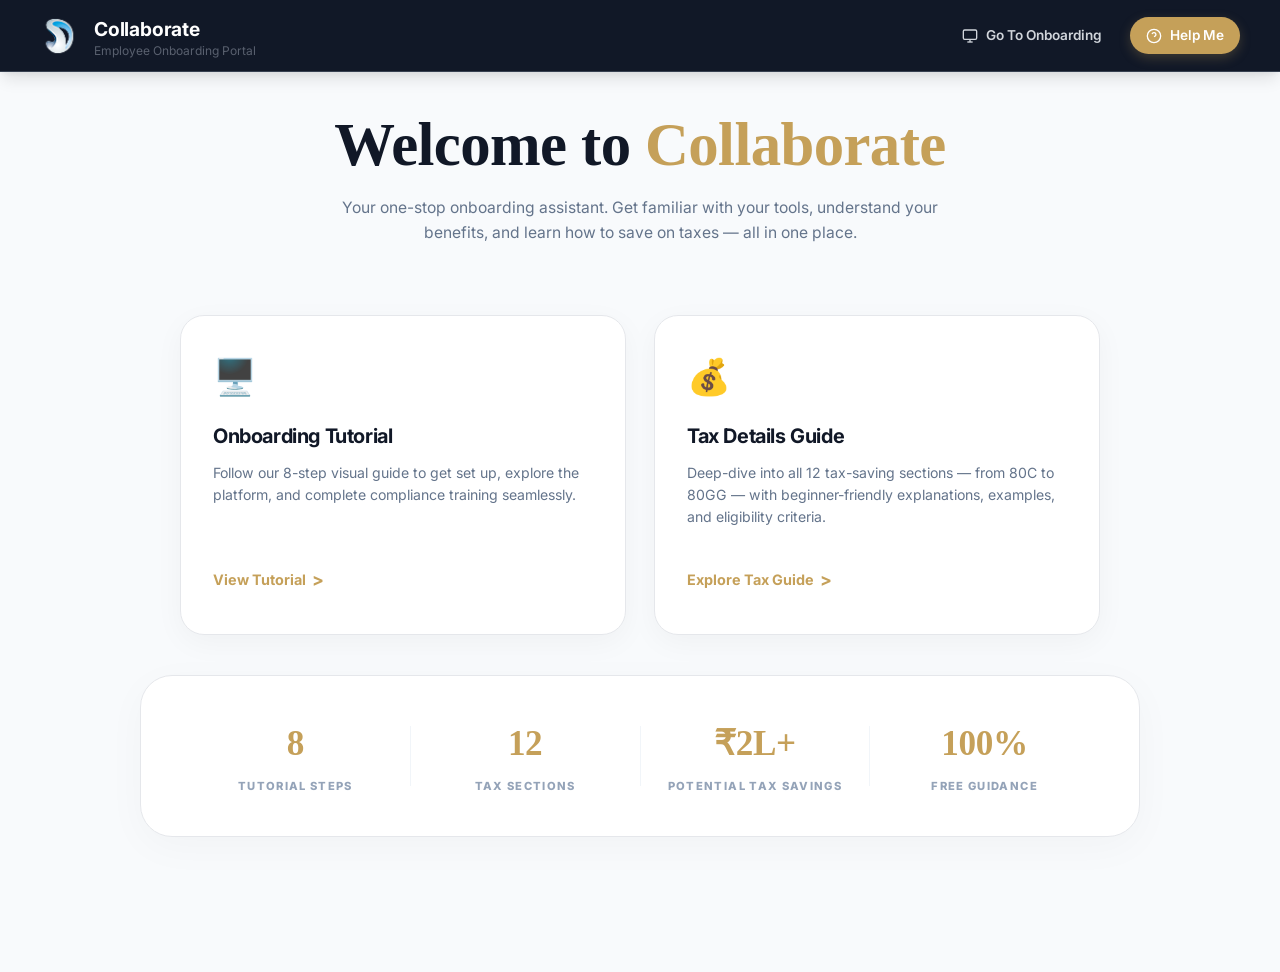
<file: index.html>
<!DOCTYPE html>
<html lang="en">
<head>
  <meta charset="UTF-8" />
  <meta name="viewport" content="width=device-width, initial-scale=1.0" />
  <title>Collaborate – Employee Onboarding Portal</title>
  <meta name="description" content="Your complete HR onboarding assistant. Access onboarding tutorials and tax-saving information all in one professional portal." />
  <link rel="preconnect" href="https://fonts.googleapis.com" />
  <link href="https://fonts.googleapis.com/css2?family=Inter:wght@300;400;500;600;700;800&display=swap" rel="stylesheet" />
  <link rel="stylesheet" href="style.css" />
</head>
<body>

  <!-- ── NAVBAR ──────────────────────────────────────────── -->
  <header class="navbar" id="navbar" role="banner">
    <div class="nav-brand" id="nav-brand">
      <img src="logoicon.png" alt="Collaborate Logo" style="width: 38px; height: 38px; object-fit: contain; border-radius: 10px;" id="nav-logo" />
      <div class="nav-brand-text">
        <span class="nav-title" id="nav-title">Collaborate</span>
        <span class="nav-sub" id="nav-sub">Employee Onboarding Portal</span>
      </div>
    </div>

    <nav class="nav-links" id="nav-links" aria-label="Primary navigation">
      <button class="nav-btn nav-btn--ghost" id="btn-home" aria-label="Go to Home">
        <svg width="16" height="16" fill="none" stroke="currentColor" stroke-width="2" viewBox="0 0 24 24" aria-hidden="true"><path d="M3 9l9-7 9 7v11a2 2 0 01-2 2H5a2 2 0 01-2-2z"/><polyline points="9 22 9 12 15 12 15 22"/></svg>
        Home
      </button>
      <button class="nav-btn nav-btn--ghost" id="btn-tutorial-nav" aria-label="Open Onboarding Tutorial">
        <svg width="16" height="16" fill="none" stroke="currentColor" stroke-width="2" viewBox="0 0 24 24" aria-hidden="true"><rect x="2" y="3" width="20" height="14" rx="2"/><line x1="8" y1="21" x2="16" y2="21"/><line x1="12" y1="17" x2="12" y2="21"/></svg>
        Tutorial
      </button>
      <button class="nav-btn nav-btn--ghost" id="btn-tax-nav" aria-label="Open Tax Details">
        <svg width="16" height="16" fill="none" stroke="currentColor" stroke-width="2" viewBox="0 0 24 24" aria-hidden="true"><path d="M14 2H6a2 2 0 00-2 2v16a2 2 0 002 2h12a2 2 0 002-2V8z"/><polyline points="14 2 14 8 20 8"/><line x1="16" y1="13" x2="8" y2="13"/><line x1="16" y1="17" x2="8" y2="17"/><polyline points="10 9 9 9 8 9"/></svg>
        Tax Guide
      </button>
      <!-- Contextual Action Buttons -->
      <button class="nav-btn nav-btn--ghost" id="btn-go-onboarding" aria-label="Go to Onboarding Tutorial">
        <svg width="16" height="16" fill="none" stroke="currentColor" stroke-width="2" viewBox="0 0 24 24" aria-hidden="true"><rect x="2" y="3" width="20" height="14" rx="2"/><line x1="8" y1="21" x2="16" y2="21"/><line x1="12" y1="17" x2="12" y2="21"/></svg>
        Go To Onboarding
      </button>

      <button class="nav-btn nav-btn--primary" id="btn-help" aria-haspopup="true" aria-expanded="false" aria-controls="help-modal">
        <svg width="16" height="16" fill="none" stroke="currentColor" stroke-width="2" viewBox="0 0 24 24" aria-hidden="true"><circle cx="12" cy="12" r="10"/><path d="M9.09 9a3 3 0 015.83 1c0 2-3 3-3 3"/><line x1="12" y1="17" x2="12.01" y2="17"/></svg>
        Help Me
      </button>
    </nav>

    <button class="mobile-menu-btn" id="mobile-menu-btn" aria-label="Open mobile menu" aria-haspopup="true">
      <span></span><span></span><span></span>
    </button>
  </header>

  <!-- ── HELP MODAL ─────────────────────────────────────── -->
  <div class="modal-overlay" id="help-modal" role="dialog" aria-modal="true" aria-labelledby="modal-title" hidden>
    <div class="modal-panel" id="modal-panel" role="document">
      <div class="modal-header">
        <div class="modal-icon" aria-hidden="true">
          <svg width="22" height="22" fill="none" stroke="currentColor" stroke-width="2.5" viewBox="0 0 24 24"><circle cx="12" cy="12" r="10"/><path d="M9.09 9a3 3 0 015.83 1c0 2-3 3-3 3"/><line x1="12" y1="17" x2="12.01" y2="17"/></svg>
        </div>
        <div>
          <h2 id="modal-title" class="modal-title">How Can We Help?</h2>
          <p class="modal-subtitle">Choose a topic to explore</p>
        </div>
        <button class="modal-close" id="modal-close" aria-label="Close help menu">
          <svg width="20" height="20" fill="none" stroke="currentColor" stroke-width="2.5" viewBox="0 0 24 24"><line x1="18" y1="6" x2="6" y2="18"/><line x1="6" y1="6" x2="18" y2="18"/></svg>
        </button>
      </div>

      <div class="modal-options">
        <button class="modal-option-card" id="modal-btn-tutorial" aria-label="Open Onboarding Tutorial">
          <div class="option-icon option-icon--blue" aria-hidden="true">🖥️</div>
          <div class="option-text">
            <h3>Onboarding Tutorial</h3>
            <p>Step-by-step visual guide through your first days at Collaborate</p>
          </div>
          <svg class="option-arrow" width="20" height="20" fill="none" stroke="currentColor" stroke-width="2.5" viewBox="0 0 24 24" aria-hidden="true"><polyline points="9 18 15 12 9 6"/></svg>
        </button>

        <button class="modal-option-card" id="modal-btn-tax" aria-label="Open Tax Details">
          <div class="option-icon option-icon--green" aria-hidden="true">📋</div>
          <div class="option-text">
            <h3>Tax Details Guide</h3>
            <p>Understand all tax-saving sections: 80C, 80D, 80E, 80GG and more</p>
          </div>
          <svg class="option-arrow" width="20" height="20" fill="none" stroke="currentColor" stroke-width="2.5" viewBox="0 0 24 24" aria-hidden="true"><polyline points="9 18 15 12 9 6"/></svg>
        </button>

        <button class="modal-option-card" id="modal-btn-chat" aria-label="Open AI Chat Assistant">
          <div class="option-icon option-icon--purple" aria-hidden="true">🤖</div>
          <div class="option-text">
            <h3>AI Help Assistant</h3>
            <p>Ask anything about onboarding — get instant AI-powered answers</p>
          </div>
          <svg class="option-arrow" width="20" height="20" fill="none" stroke="currentColor" stroke-width="2.5" viewBox="0 0 24 24" aria-hidden="true"><polyline points="9 18 15 12 9 6"/></svg>
        </button>
      </div>

      <div class="modal-footer">
        <p>Need further help? Contact HR at <strong>hr@collaborate.in</strong></p>
      </div>
    </div>
  </div>

  <!-- ── AI CHATBOT PANEL ───────────────────────────────── -->
  <div class="chatbot-overlay" id="chatbot-overlay" role="dialog" aria-modal="true" aria-labelledby="chatbot-title" hidden>
    <div class="chatbot-panel" id="chatbot-panel">

      <!-- Header -->
      <div class="chatbot-header">
        <div class="chatbot-header-info">
          <div class="chatbot-avatar" aria-hidden="true">
            <svg width="20" height="20" fill="none" stroke="currentColor" stroke-width="2.5" viewBox="0 0 24 24"><circle cx="12" cy="12" r="10"/><path d="M9.09 9a3 3 0 015.83 1c0 2-3 3-3 3"/><line x1="12" y1="17" x2="12.01" y2="17"/></svg>
          </div>
          <div>
            <h2 id="chatbot-title" class="chatbot-title">AI Help Assistant</h2>
            <span class="chatbot-status" id="chatbot-status">
              <span class="chatbot-status-dot"></span> Online
            </span>
          </div>
        </div>
        <button class="chatbot-close" id="chatbot-close" aria-label="Close chatbot">
          <svg width="20" height="20" fill="none" stroke="currentColor" stroke-width="2.5" viewBox="0 0 24 24"><line x1="18" y1="6" x2="6" y2="18"/><line x1="6" y1="6" x2="18" y2="18"/></svg>
        </button>
      </div>

      <!-- Messages Area -->
      <div class="chatbot-messages" id="chatbot-messages" role="log" aria-live="polite" aria-label="Chat messages">
        <!-- Welcome message injected by JS -->
      </div>

      <!-- Typing indicator -->
      <div class="chatbot-typing" id="chatbot-typing" aria-hidden="true" hidden>
        <div class="typing-bubble">
          <span></span><span></span><span></span>
        </div>
        <span class="typing-label">Assistant is thinking…</span>
      </div>

      <!-- Input Area -->
      <div class="chatbot-input-area">
        <div class="chatbot-input-wrap">
          <textarea
            id="chatbot-input"
            class="chatbot-input"
            placeholder="Ask me anything about onboarding…"
            rows="1"
            aria-label="Type your message"
            maxlength="500"
          ></textarea>
          <button class="chatbot-send-btn" id="chatbot-send" aria-label="Send message">
            <svg width="18" height="18" fill="none" stroke="currentColor" stroke-width="2.5" viewBox="0 0 24 24"><line x1="22" y1="2" x2="11" y2="13"/><polygon points="22 2 15 22 11 13 2 9 22 2"/></svg>
          </button>
        </div>
      </div>

    </div>
  </div>

  <!-- ── PAGE WRAPPER ───────────────────────────────────── -->
  <div class="page-wrapper" id="page-wrapper">

    <!-- ════ VIEW: HOME ════════════════════════════════════ -->
    <section class="view view--active" id="view-home" aria-label="Home">
      <div class="home-hero">
          <h1 class="hero-title" id="hero-title">Welcome to <span class="hero-gradient">Collaborate</span></h1>
        <p class="hero-desc" id="hero-desc">Your one-stop onboarding assistant. Get familiar with your tools, understand your benefits, and learn how to save on taxes — all in one place.</p>
      </div>

      <div class="home-cards" id="home-cards">
        <article class="feature-card" id="card-tutorial" tabindex="0" role="button" aria-label="Open Onboarding Tutorial">
          <div class="feature-card__icon" aria-hidden="true">🖥️</div>
          <h2 class="feature-card__title">Onboarding Tutorial</h2>
          <p class="feature-card__desc">Follow our 8-step visual guide to get set up, explore the platform, and complete compliance training seamlessly.</p>
          <div class="feature-card__cta">
            View Tutorial
            <span class="cta-arrow">></span>
          </div>
        </article>

        <article class="feature-card" id="card-tax" tabindex="0" role="button" aria-label="Open Tax Details Guide">
          <div class="feature-card__icon" aria-hidden="true">💰</div>
          <h2 class="feature-card__title">Tax Details Guide</h2>
          <p class="feature-card__desc">Deep-dive into all 12 tax-saving sections — from 80C to 80GG — with beginner-friendly explanations, examples, and eligibility criteria.</p>
          <div class="feature-card__cta">
            Explore Tax Guide
            <span class="cta-arrow">></span>
          </div>
        </article>
      </div>

      <div class="home-stats" id="home-stats" aria-label="Portal statistics">
        <div class="stat-item">
          <span class="stat-number">8</span>
          <span class="stat-label">Tutorial Steps</span>
        </div>
        <div class="stat-divider" aria-hidden="true"></div>
        <div class="stat-item">
          <span class="stat-number">12</span>
          <span class="stat-label">Tax Sections</span>
        </div>
        <div class="stat-divider" aria-hidden="true"></div>
        <div class="stat-item">
          <span class="stat-number">₹2L+</span>
          <span class="stat-label">Potential Tax Savings</span>
        </div>
        <div class="stat-divider" aria-hidden="true"></div>
        <div class="stat-item">
          <span class="stat-number">100%</span>
          <span class="stat-label">Free Guidance</span>
        </div>
      </div>
    </section>

    <!-- ════ VIEW: TUTORIAL ═══════════════════════════════ -->
    <section class="view" id="view-tutorial" aria-label="Onboarding Tutorial" hidden>
      <div class="tutorial-top-bar">
        <button class="back-btn" id="tutorial-back-btn" aria-label="Back to Home">
          <svg width="18" height="18" fill="none" stroke="currentColor" stroke-width="2.5" viewBox="0 0 24 24"><polyline points="15 18 9 12 15 6"/></svg>
          Back
        </button>
      </div>

      <div class="tutorial-page-header">
        <div class="tutorial-badge"><span class="badge-dot"></span> WELCOME ONBOARD</div>
        <h1 class="tutorial-page-title">Onboarding <span class="text-primary">Guidance Portal</span></h1>
        <p class="tutorial-page-subtitle">
          Step-by-step visual assistance for new users —<br />
          understand the onboarding process without needing HR support.
        </p>
      </div>

      <div class="tutorial-main-card">
        <div class="tutorial-card-header">
          <div class="tutorial-card-title-group">
            <h2 class="tutorial-card-title">Screenshot Walkthrough</h2>
            <p class="tutorial-card-subtitle">Navigate with arrows, dots, or let it play automatically.</p>
          </div>
          <button class="autoplay-btn" id="autoplay-btn" aria-pressed="true" aria-label="Pause autoplay">
            <svg id="autoplay-icon-pause" width="14" height="14" fill="currentColor" viewBox="0 0 24 24"><rect x="6" y="4" width="4" height="16"/><rect x="14" y="4" width="4" height="16"/></svg>
            <svg id="autoplay-icon-play" width="14" height="14" fill="currentColor" viewBox="0 0 24 24" style="display:none"><polygon points="5 3 19 12 5 21 5 3"/></svg>
            <span id="autoplay-label">Pause</span>
          </button>
        </div>

        <div class="tutorial-step-indicator" id="slider-counter" aria-live="polite" aria-atomic="true">
          STEP <span id="slide-current">1</span> OF <span id="slide-total">8</span>
        </div>

        <!-- Slider -->
        <div class="slider-container" id="slider-container" aria-label="Onboarding Tutorial Slides" aria-roledescription="carousel">
          <div class="slider-track" id="slider-track" aria-live="polite">
            <!-- Slides injected by JS -->
          </div>

          <button class="slider-btn slider-btn--prev" id="slider-prev" aria-label="Previous slide">
            <svg width="22" height="22" fill="none" stroke="currentColor" stroke-width="2.5" viewBox="0 0 24 24"><polyline points="15 18 9 12 15 6"/></svg>
          </button>
          <button class="slider-btn slider-btn--next" id="slider-next" aria-label="Next slide">
            <svg width="22" height="22" fill="none" stroke="currentColor" stroke-width="2.5" viewBox="0 0 24 24"><polyline points="9 18 15 12 9 6"/></svg>
          </button>
        </div>

        <!-- Progress dots -->
        <div class="slider-dots" id="slider-dots" role="tablist" aria-label="Slide navigation">
          <!-- Dots injected by JS -->
        </div>
      </div>

      <!-- Need Help Section -->
      <div class="help-section" id="tutorial-help-section">
        <h2 class="help-section__title">Need <span class="text-primary">Help?</span></h2>
        <p class="help-section__subtitle">
          Follow these screenshots independently to complete your onboarding.<br />
          Each image corresponds to an action on the platform — simply replicate what you see on screen, step by step.
        </p>

        <div class="help-section__cards">
          <div class="help-card">
            <div class="help-card__icon-box help-card__icon-box--green">
              <svg width="24" height="24" viewBox="0 0 24 24" fill="none" stroke="currentColor" stroke-width="2" stroke-linecap="round" stroke-linejoin="round">
                <rect x="3" y="3" width="18" height="18" rx="2" ry="2"></rect>
                <circle cx="8.5" cy="8.5" r="1.5"></circle>
                <polyline points="21 15 16 10 5 21"></polyline>
              </svg>
            </div>
            <h3 class="help-card__title">Visual Walkthroughs</h3>
            <p class="help-card__desc">Real screenshots capturing every step of the process — nothing is skipped.</p>
          </div>

          <div class="help-card">
            <div class="help-card__icon-box help-card__icon-box--blue">
              <svg width="24" height="24" viewBox="0 0 24 24" fill="none" stroke="currentColor" stroke-width="2" stroke-linecap="round" stroke-linejoin="round">
                <polyline points="23 4 23 10 17 10"></polyline>
                <polyline points="1 20 1 14 7 14"></polyline>
                <path d="M3.51 9a9 9 0 0 1 14.85-3.36L23 10M1 14l4.64 4.36A9 9 0 0 0 20.49 15"></path>
              </svg>
            </div>
            <h3 class="help-card__title">Self-Paced Learning</h3>
            <p class="help-card__desc">Pause, go back and revisit any step at your own comfort — no rush.</p>
          </div>

          <div class="help-card">
            <div class="help-card__icon-box help-card__icon-box--orange">
              <svg width="24" height="24" viewBox="0 0 24 24" fill="none" stroke="currentColor" stroke-width="2" stroke-linecap="round" stroke-linejoin="round">
                <path d="M16 4h2a2 2 0 0 1 2 2v14a2 2 0 0 1-2 2H6a2 2 0 0 1-2-2V6a2 2 0 0 1 2-2h2"></path>
                <rect x="8" y="2" width="8" height="4" rx="1" ry="1"></rect>
              </svg>
            </div>
            <h3 class="help-card__title">No HR Needed</h3>
            <p class="help-card__desc">Everything you need is right here. Complete your onboarding independently.</p>
          </div>
        </div>

        <div class="help-section__cta">
          <button class="contact-support-btn" id="btn-contact-support" aria-label="Contact Support">
            <svg width="18" height="18" fill="none" stroke="currentColor" stroke-width="2" viewBox="0 0 24 24" aria-hidden="true" style="margin-right: 4px;">
              <path d="M21 15a2 2 0 0 1-2 2H7l-4 4V5a2 2 0 0 1 2-2h14a2 2 0 0 1 2 2z"/>
            </svg>
            Contact Support
          </button>
        </div>
      </div>
    </section>

    <!-- ════ VIEW: TAX ════════════════════════════════════ -->
    <section class="view" id="view-tax" aria-label="Tax Details Guide" hidden>
      <div class="tax-layout" id="tax-layout">

        <!-- Tax Sidebar -->
        <aside class="sidebar tax-sidebar" id="tax-sidebar" aria-label="Tax sections navigation">
          
          <div class="brand-panel" id="tax-back-btn" style="cursor: pointer;" title="Back to Home">
            <div class="brand-badge">T</div>
            <div>
              <h1>Tax Help Portal</h1>
              <p>Employee onboarding guide</p>
            </div>
          </div>
          
          <div class="search-panel">
            <label for="tax-search" class="search-label">Search sections</label>
            <div class="search-input-wrap">
              <input type="search" id="tax-search" placeholder="Search 80C, 80D, 80GG..." aria-label="Search tax sections" />
              <span class="search-icon" aria-hidden="true">
                <svg width="16" height="16" viewBox="0 0 24 24" fill="none"
                     stroke="currentColor" stroke-width="2.2"
                     stroke-linecap="round" stroke-linejoin="round">
                  <circle cx="11" cy="11" r="8"/>
                  <line x1="21" y1="21" x2="16.65" y2="16.65"/>
                </svg>
              </span>
            </div>
          </div>
          
          <nav class="section-list tax-nav" id="tax-nav" aria-label="Tax section list">
            <!-- Items injected by JS -->
          </nav>
        </aside>

        <!-- Tax Content -->
        <main class="content-area tax-content" id="tax-content" aria-label="Tax section details">
          
          <header class="content-header">
            <button class="mobile-toggle tax-mobile-toggle" id="tax-mobile-toggle" aria-label="Toggle sidebar">☰</button>
            <div>
              <p class="eyebrow">Employee tax learning</p>
              <h2 id="contentTitle">Welcome to your Tax Help Portal</h2>
            </div>
          </header>

          <div class="tax-content__inner" id="tax-content-inner" role="region" aria-live="polite">
            <!-- Content injected by JS -->
          </div>
          
        </main>

        <!-- Mobile overlay backdrop -->
        <div class="tax-sidebar-backdrop" id="tax-sidebar-backdrop" aria-hidden="true"></div>
      </div>
    </section>

  </div><!-- /.page-wrapper -->

  <!-- ── SCRIPTS ────────────────────────────────────────── -->
  <script src="config.js"></script>
  <script src="script.js"></script>
</body>
</html>
</file>
<file: style.css>
/* ── RESET & TOKENS ─────────────────────────────────────── */
:root {
  /* Brand Palette */
  --c-primary: #c5a059;
  /* Gold accent */
  --c-primary-dark: #b08e4b;
  --c-primary-soft: rgba(197, 160, 89, 0.12);
  --c-primary-glow: rgba(197, 160, 89, 0.25);

  --c-navy: #111827;
  /* Deep Navy from reference */
  --c-navy-light: #1f2937;
  --c-navy-muted: #374151;

  --c-bg: #f8fafc;
  --c-surface: #ffffff;
  --c-border: #e5e7eb;

  --c-text: #111827;
  --c-muted: #6b7280;

  --c-success: #059669;
  --c-warning: #d97706;

  /* Elevation */
  --shadow-sm: 0 1px 2px 0 rgba(0, 0, 0, 0.05);
  --shadow-md: 0 4px 6px -1px rgba(0, 0, 0, 0.1), 0 2px 4px -1px rgba(0, 0, 0, 0.06);
  --shadow-lg: 0 10px 15px -3px rgba(0, 0, 0, 0.1), 0 4px 6px -2px rgba(0, 0, 0, 0.05);
  --shadow-premium: 0 20px 25px -5px rgba(0, 0, 0, 0.1), 0 10px 10px -5px rgba(0, 0, 0, 0.04);

  /* Geometry */
  --r-sm: 8px;
  --r-md: 12px;
  --r-lg: 16px;
  --r-xl: 24px;

  --nav-h: 72px;
  --trans: all .3s cubic-bezier(.4, 0, .2, 1);
}

*,
*::before,
*::after {
  box-sizing: border-box;
  margin: 0;
  padding: 0
}

html {
  scroll-behavior: smooth;
  -webkit-text-size-adjust: 100%
}

body {
  font-family: 'Inter', system-ui, -apple-system, sans-serif;
  background: var(--c-bg);
  color: var(--c-text);
  line-height: 1.6;
  overflow-x: hidden;
  min-height: 100vh
}

@font-face {
  font-family: 'PremiumSerif';
  src: local('Times New Roman'), local('Georgia'), serif;
  /* Fallback for the serif look in images */
}

h1,
.hero-title,
.stat-number {
  font-family: 'PremiumSerif', 'Times New Roman', serif;
  font-weight: 600;
  letter-spacing: -0.01em;
}

h2,
h3,
h4 {
  font-family: 'Inter', sans-serif;
  font-weight: 700;
  letter-spacing: -0.02em;
}

button,
input,
textarea {
  font: inherit;
  border: none;
  background: none;
  cursor: pointer
}

button:focus-visible,
input:focus-visible {
  outline: 2px solid var(--c-primary);
  outline-offset: 2px
}

ul {
  list-style: none
}

svg {
  display: block;
  flex-shrink: 0
}

/* ── NAVBAR ──────────────────────────────────────────────── */
.navbar {
  position: fixed;
  top: 0;
  left: 0;
  right: 0;
  z-index: 100;
  height: var(--nav-h);
  display: flex;
  align-items: center;
  justify-content: space-between;
  padding: 0 40px;
  background: var(--c-navy);
  color: #fff;
  border-bottom: 1px solid var(--c-navy-muted);
  box-shadow: var(--shadow-lg);
}

.nav-brand {
  display: flex;
  align-items: center;
  gap: 16px;
  text-decoration: none
}

.nav-brand-text {
  display: flex;
  flex-direction: column;
}

.nav-title {
  font-size: 1.2rem;
  font-weight: 700;
  color: #fff;
  letter-spacing: -0.01em;
}

.nav-sub {
  font-size: .75rem;
  color: var(--c-muted);
  display: block;
  line-height: 1;
  opacity: 0.8;
}

.nav-links {
  display: flex;
  align-items: center;
  gap: 12px
}

.nav-btn {
  display: inline-flex;
  align-items: center;
  gap: 8px;
  padding: 8px 16px;
  border-radius: 99px;
  font-size: 0.85rem;
  font-weight: 600;
  transition: var(--trans);
}

.nav-btn--ghost {
  color: #d1d5db;
}

.nav-btn--ghost:hover {
  background: rgba(255, 255, 255, 0.08);
  color: #fff;
}

.nav-btn--primary {
  background: var(--c-primary);
  color: #fff;
  box-shadow: 0 4px 12px var(--c-primary-glow);
}

.nav-btn--primary:hover {
  background: var(--c-primary-dark);
  box-shadow: 0 6px 20px var(--c-primary-glow);
  transform: translateY(-1px);
}

.mobile-menu-btn {
  display: none;
  flex-direction: column;
  gap: 5px;
  width: 36px;
  height: 36px;
  justify-content: center;
  align-items: center;
  border-radius: var(--r-sm);
  transition: var(--trans);
}

.mobile-menu-btn span {
  display: block;
  width: 22px;
  height: 2px;
  background: var(--c-text);
  border-radius: 2px;
  transition: var(--trans);
}

.mobile-menu-btn:hover {
  background: var(--c-primary-soft)
}

/* ── MODAL ───────────────────────────────────────────────── */
.modal-overlay {
  position: fixed;
  inset: 0;
  z-index: 200;
  display: flex;
  align-items: center;
  justify-content: center;
  background: rgba(17, 24, 39, 0.85);
  /* Darker backdrop */
  backdrop-filter: blur(12px);
  opacity: 0;
  pointer-events: none;
  transition: opacity .35s ease;
  padding: 24px;
}

.modal-overlay:not([hidden]) {
  opacity: 1;
  pointer-events: all
}

.modal-panel {
  background: var(--c-surface);
  border-radius: var(--r-xl);
  box-shadow: var(--shadow-premium);
  width: 100%;
  max-width: 520px;
  transform: scale(.96) translateY(20px);
  transition: transform .4s cubic-bezier(.16, 1, .3, 1);
  overflow: hidden;
  border: 1px solid var(--c-border);
}

.modal-header {
  display: flex;
  align-items: flex-start;
  gap: 18px;
  padding: 32px 32px 24px;
  border-bottom: 1px solid var(--c-border);
}

.modal-icon {
  width: 56px;
  height: 56px;
  border-radius: 16px;
  background: var(--c-primary-soft);
  color: var(--c-primary);
  display: grid;
  place-items: center;
  flex-shrink: 0;
  font-size: 1.25rem;
}

.modal-title {
  font-size: 1.35rem;
  font-weight: 700;
  letter-spacing: -0.02em;
}

.modal-subtitle {
  font-size: .95rem;
  color: var(--c-muted);
  margin-top: 4px
}

.modal-close {
  margin-left: auto;
  width: 40px;
  height: 40px;
  border-radius: 12px;
  display: grid;
  place-items: center;
  color: var(--c-muted);
  transition: var(--trans);
  background: var(--c-bg);
}

.modal-close:hover {
  background: #f3f4f6;
  color: var(--c-text)
}

.modal-options {
  display: flex;
  flex-direction: column;
  gap: 16px;
  padding: 28px 32px
}

.modal-option-card {
  display: flex;
  align-items: center;
  gap: 20px;
  padding: 20px;
  border-radius: var(--r-lg);
  border: 1.5px solid var(--c-border);
  background: #fff;
  text-align: left;
  transition: var(--trans);
  cursor: pointer;
  width: 100%;
  box-shadow: var(--shadow-sm);
}

.modal-option-card:hover {
  border-color: var(--c-primary);
  background: var(--c-primary-soft);
  box-shadow: var(--shadow-md);
  transform: translateY(-2px);
}

.option-icon {
  width: 52px;
  height: 52px;
  border-radius: 14px;
  display: grid;
  place-items: center;
  font-size: 1.5rem;
  flex-shrink: 0;
  background: var(--c-bg);
}

.option-text h3 {
  font-size: 1.05rem;
  font-weight: 700;
  margin-bottom: 4px;
}

.option-text p {
  font-size: .85rem;
  color: var(--c-muted);
  line-height: 1.45
}

.modal-footer {
  padding: 20px 32px;
  background: var(--c-bg);
  border-top: 1px solid var(--c-border);
  font-size: .88rem;
  color: var(--c-muted);
  text-align: center;
}

.modal-footer strong {
  color: var(--c-text)
}

/* ── PAGE WRAPPER ────────────────────────────────────────── */
.page-wrapper {
  margin-top: var(--nav-h);
  min-height: calc(100vh - var(--nav-h));
}

/* ── VIEW SYSTEM ─────────────────────────────────────────── */
.view {
  display: none;
  animation: viewIn .38s cubic-bezier(.4, 0, .2, 1) both
}

.view--active {
  display: block
}

@keyframes viewIn {
  from {
    opacity: 0;
    transform: translateY(18px)
  }

  to {
    opacity: 1;
    transform: translateY(0)
  }
}

/* ── HOME VIEW ───────────────────────────────────────────── */
.home-hero {
  text-align: center;
  padding: 40px 40px 30px;
  max-width: 1000px;
  margin: 0 auto;
}


.hero-title {
  font-size: clamp(2.5rem, 6vw, 3.8rem);
  font-weight: 700;
  line-height: 1.1;
  margin-bottom: 16px;
  color: var(--c-navy);
}

.hero-gradient {
  color: var(--c-primary);
  /* Use solid gold from images */
}

.hero-desc {
  font-size: 0.98rem;
  color: #64748b;
  max-width: 620px;
  margin: 0 auto 40px;
  line-height: 1.6;
}

.home-cards {
  display: grid;
  grid-template-columns: repeat(2, 1fr);
  gap: 28px;
  padding: 0 40px 40px;
  max-width: 1000px;
  margin: 0 auto;
}

.feature-card {
  background: #fff;
  border-radius: 24px;
  border: 1px solid var(--c-border);
  padding: 32px;
  box-shadow: 0 8px 30px rgba(0, 0, 0, 0.04);
  cursor: pointer;
  transition: var(--trans);
  display: flex;
  flex-direction: column;
  text-align: left;
  min-height: 320px;
}

.feature-card:hover {
  transform: translateY(-6px);
  box-shadow: 0 12px 40px rgba(0, 0, 0, 0.08);
  border-color: var(--c-primary);
}

.feature-card__icon {
  font-size: 2.2rem;
  margin-bottom: 16px;
}

.feature-card__title {
  font-size: 1.25rem;
  margin-bottom: 10px;
  color: var(--c-navy);
  font-weight: 700;
}

.feature-card__desc {
  font-size: 0.88rem;
  color: #64748b;
  line-height: 1.55;
  margin-bottom: auto;
  flex-grow: 1;
}

.feature-card__cta {
  display: inline-flex;
  align-items: center;
  gap: 6px;
  font-size: .9rem;
  font-weight: 700;
  color: var(--c-primary);
  text-transform: none;
  letter-spacing: 0;
  margin-top: 20px;
  padding: 8px 0;
  transition: var(--trans);
}

.cta-arrow {
  font-size: 1.1rem;
  transition: transform .2s ease;
}

.feature-card:hover .cta-arrow {
  transform: translateX(4px);
}

.home-stats {
  display: flex;
  align-items: center;
  justify-content: center;
  padding: 40px;
  background: #fff;
  color: var(--c-navy);
  max-width: 1000px;
  margin: 0 auto 80px;
  border-radius: 32px;
  box-shadow: 0 10px 40px rgba(0, 0, 0, 0.03);
  border: 1px solid var(--c-border);
}

.stat-item {
  flex: 1;
  display: flex;
  flex-direction: column;
  align-items: center;
  gap: 6px;
}

.stat-number {
  font-size: 2.2rem;
  font-weight: 700;
  color: var(--c-primary);
}

.stat-label {
  font-size: .7rem;
  font-weight: 800;
  text-transform: uppercase;
  letter-spacing: 0.12em;
  color: #94a3b8;
}

.stat-divider {
  width: 1px;
  height: 60px;
  background: #f1f5f9;
}


/* ── BACK BUTTON ─────────────────────────────────────────── */
.back-btn {
  display: inline-flex;
  align-items: center;
  gap: 6px;
  padding: 8px 14px;
  border-radius: var(--r-sm);
  font-size: .84rem;
  font-weight: 500;
  color: var(--c-muted);
  border: 1px solid var(--c-border);
  background: var(--c-surface);
  transition: var(--trans);
  flex-shrink: 0;
}

.back-btn:hover {
  color: var(--c-primary);
  border-color: var(--c-primary);
  background: var(--c-primary-soft)
}

/* ── TUTORIAL PAGE HEADER ────────────────────────────────── */
.tutorial-top-bar {
  padding: 24px 40px 0;
  display: flex;
}

.tutorial-page-header {
  text-align: center;
  padding: 32px 24px 48px;
  max-width: 800px;
  margin: 0 auto;
}

.tutorial-badge {
  display: inline-flex;
  align-items: center;
  gap: 6px;
  padding: 6px 14px;
  border-radius: 99px;
  background: var(--c-primary-soft);
  color: var(--c-primary);
  font-size: 0.72rem;
  font-weight: 700;
  letter-spacing: 0.1em;
  margin-bottom: 24px;
}

.tutorial-badge .badge-dot {
  width: 6px;
  height: 6px;
  border-radius: 50%;
  background: var(--c-primary);
}

.tutorial-page-title {
  font-size: clamp(2rem, 4vw, 2.8rem);
  font-weight: 800;
  color: var(--c-text);
  margin-bottom: 16px;
  letter-spacing: -0.02em;
}

.tutorial-page-title .text-primary {
  color: var(--c-primary);
}

.tutorial-page-subtitle {
  font-size: 1.05rem;
  color: var(--c-muted);
  line-height: 1.6;
}

/* ── TUTORIAL MAIN CARD ──────────────────────────────────── */
.tutorial-main-card {
  background: var(--c-surface);
  border-radius: 24px;
  box-shadow: 0 12px 48px rgba(15, 30, 80, .06);
  border: 1px solid var(--c-border);
  margin: 0 40px;
  padding: 32px;
  position: relative;
}

.tutorial-card-header {
  display: flex;
  align-items: flex-start;
  justify-content: space-between;
  margin-bottom: 24px;
}

.tutorial-card-title-group {
  position: relative;
  padding-left: 16px;
}

.tutorial-card-title-group::before {
  content: '';
  position: absolute;
  left: 0;
  top: 4px;
  bottom: 4px;
  width: 4px;
  background: var(--c-primary);
  border-radius: 4px;
}

.tutorial-card-title {
  font-size: 1.15rem;
  font-weight: 700;
  color: var(--c-text);
  margin-bottom: 4px;
}

.tutorial-card-subtitle {
  font-size: 0.85rem;
  color: var(--c-muted);
}

.tutorial-step-indicator {
  font-size: 0.75rem;
  font-weight: 700;
  color: var(--c-primary);
  text-transform: uppercase;
  letter-spacing: 0.08em;
  margin-bottom: 12px;
}

/* ── TUTORIAL SLIDER ─────────────────────────────────────── */
.slider-container {
  position: relative;
  overflow: hidden;
  border-radius: 16px;
  background: #f8fafc;
  height: 480px;
  border: 1px solid var(--c-border);
}

.slider-track {
  display: flex;
  height: 100%;
  transition: transform .55s cubic-bezier(.4, 0, .2, 1);
}

.slide {
  min-width: 100%;
  height: 100%;
  display: flex;
  align-items: center;
  justify-content: center;
  padding: 0;
  position: relative;
  overflow: hidden;
}

.full-slide-image {
  width: 100%;
  height: 100%;
  object-fit: contain;
  /* Contain ensures the full image is visible exactly without cropping */
  border-radius: var(--r-xl);
}

.slide-bg {
  position: absolute;
  inset: 0;
  transition: var(--trans);
}

.slide-content {
  position: relative;
  z-index: 1;
  max-width: 560px;
}

.slide-badge {
  display: inline-flex;
  align-items: center;
  padding: 5px 14px;
  border-radius: 99px;
  font-size: .75rem;
  font-weight: 700;
  text-transform: uppercase;
  letter-spacing: .08em;
  background: rgba(255, 255, 255, .25);
  color: #fff;
  backdrop-filter: blur(8px);
  margin-bottom: 20px;
  border: 1px solid rgba(255, 255, 255, .3);
}

.slide-icon {
  font-size: 3rem;
  margin-bottom: 16px;
  display: block;
  animation: floatIcon 3s ease-in-out infinite
}

@keyframes floatIcon {

  0%,
  100% {
    transform: translateY(0)
  }

  50% {
    transform: translateY(-8px)
  }
}

.slide-title {
  font-size: clamp(1.6rem, 2.5vw, 2.2rem);
  color: #fff;
  font-weight: 800;
  letter-spacing: -.02em;
  margin-bottom: 14px;
}

.slide-desc {
  font-size: 1rem;
  color: rgba(255, 255, 255, .88);
  line-height: 1.65;
  margin-bottom: 20px
}

.slide-tip {
  display: flex;
  align-items: flex-start;
  gap: 10px;
  background: rgba(255, 255, 255, .15);
  backdrop-filter: blur(8px);
  border: 1px solid rgba(255, 255, 255, .25);
  border-radius: var(--r-md);
  padding: 12px 16px;
  font-size: .83rem;
  color: rgba(255, 255, 255, .95);
  line-height: 1.5;
}

.slide-tip-label {
  font-weight: 700;
  flex-shrink: 0;
  background: rgba(255, 255, 255, .25);
  padding: 2px 8px;
  border-radius: 99px;
  font-size: .72rem;
}

.slide-image-wrapper {
  position: absolute;
  right: 30px;
  top: 50%;
  transform: translateY(-50%);
  width: 40%;
  max-width: 400px;
  border-radius: var(--r-md);
  overflow: hidden;
  box-shadow: 0 12px 32px rgba(0, 0, 0, .15);
  border: 4px solid rgba(255, 255, 255, .2);
  background: #fff;
  z-index: 2;
}

.slide-image {
  width: 100%;
  height: auto;
  display: block;
  aspect-ratio: 16/10;
  object-fit: cover;
}

.slider-btn {
  position: absolute;
  top: 50%;
  transform: translateY(-50%);
  width: 48px;
  height: 48px;
  border-radius: 50%;
  background: rgba(255, 255, 255, .22);
  backdrop-filter: blur(8px);
  color: #fff;
  display: grid;
  place-items: center;
  border: 1.5px solid rgba(255, 255, 255, .3);
  transition: var(--trans);
  z-index: 10;
}

.slider-btn:hover {
  background: rgba(255, 255, 255, .42);
  transform: translateY(-50%) scale(1.08)
}

.slider-btn--prev {
  left: 16px
}

.slider-btn--next {
  right: 16px
}

.slider-dots {
  display: flex;
  justify-content: center;
  gap: 8px;
  margin-top: 20px;
}

.dot {
  width: 8px;
  height: 8px;
  border-radius: 99px;
  background: var(--c-border);
  border: none;
  transition: var(--trans);
  cursor: pointer;
}

.dot.active {
  background: var(--c-primary);
  width: 24px
}

.autoplay-btn {
  display: flex;
  align-items: center;
  gap: 8px;
  padding: 8px 18px;
  border-radius: 99px;
  border: 1.5px solid var(--c-primary-soft);
  background: var(--c-surface);
  color: var(--c-primary);
  font-size: 0.82rem;
  font-weight: 700;
  transition: var(--trans);
  box-shadow: var(--shadow-sm);
}

.autoplay-btn:hover {
  background: var(--c-primary-soft);
  border-color: var(--c-primary);
}

/* ── TAX VIEW ────────────────────────────────────────────── */
.tax-layout {
  display: grid;
  grid-template-columns: 320px 1fr;
  min-height: calc(100vh - var(--nav-h));
  position: relative;
}

.tax-sidebar {
  position: sticky;
  top: var(--nav-h);
  height: calc(100vh - var(--nav-h));
  padding: 40px 24px;
  background: var(--c-navy);
  /* Dark sidebar as per reference */
  border-right: 1px solid var(--c-navy-muted);
  overflow-y: auto;
  color: #fff;
}

.brand-panel {
  display: flex;
  align-items: center;
  gap: 16px;
  margin-bottom: 40px;
}

.brand-badge {
  width: 52px;
  height: 52px;
  border-radius: 16px;
  display: grid;
  place-items: center;
  background: var(--c-primary);
  color: #fff;
  font-weight: 700;
  font-size: 1.4rem;
  box-shadow: 0 8px 20px var(--c-primary-glow);
}

.brand-panel h1 {
  margin: 0;
  font-size: 1.25rem;
  font-weight: 700;
  color: #fff;
}

.brand-panel p {
  margin: 4px 0 0;
  color: #9ca3af;
  font-size: 0.85rem;
}

.search-panel {
  margin-bottom: 32px;
}

.search-label {
  display: block;
  font-size: 0.72rem;
  font-weight: 700;
  text-transform: uppercase;
  letter-spacing: 0.1em;
  color: #9ca3af;
  margin-bottom: 10px;
}

.search-input-wrap {
  position: relative;
  display: flex;
  align-items: center;
}

/* SVG icon – absolutely inside the right edge of the input */
.search-icon {
  position: absolute;
  right: 14px;
  top: 50%;
  transform: translateY(-50%);
  display: flex;
  align-items: center;
  justify-content: center;
  color: #6b7280;
  pointer-events: none;
  transition: color 0.25s ease;
  z-index: 1;
}

/* Brighten icon when input is focused */
#tax-search:focus + .search-icon {
  color: var(--c-primary);
}

#tax-search {
  width: 100%;
  padding: 12px 44px 12px 16px;
  border-radius: var(--r-md);
  border: 1.5px solid var(--c-navy-muted);
  background: var(--c-navy-light);
  color: #fff;
  font-size: 0.88rem;
  transition: var(--trans);
}

#tax-search::placeholder {
  color: #6b7280;
}

#tax-search:focus {
  border-color: var(--c-primary);
  background: var(--c-navy-muted);
  outline: none;
}

.section-list {
  display: grid;
  gap: 8px;
}

.section-item {
  display: flex;
  align-items: center;
  gap: 14px;
  padding: 14px 18px;
  border-radius: var(--r-md);
  background: transparent;
  color: #d1d5db;
  transition: var(--trans);
  cursor: pointer;
  border: 1px solid transparent;
}

.section-item:hover {
  background: rgba(255, 255, 255, 0.05);
  color: #fff;
}

.section-item.active {
  background: var(--c-primary-soft);
  color: var(--c-primary);
  border-color: var(--c-primary);
}

.section-item span.icon {
  width: 24px;
  height: 24px;
  display: grid;
  place-items: center;
  font-size: 0.9rem;
}

.section-item h3 {
  font-size: 0.95rem;
  font-weight: 600;
}

.section-item p {
  display: none;
  /* Keep it clean like the sidebar image */
}

.content-area {
  padding: 36px 48px;
  background: linear-gradient(135deg, #f8fafc 0%, #f0f4f8 100%);
  min-height: calc(100vh - var(--nav-h));
  overflow-y: auto;
}

.content-header {
  display: flex;
  align-items: center;
  gap: 24px;
  margin-bottom: 28px;
  min-height: 80px;
  padding: 24px 0;
  border-bottom: 2px solid var(--c-primary);
}

.mobile-toggle {
  display: none;
  border: none;
  background: #2563eb;
  color: white;
  width: 46px;
  height: 46px;
  border-radius: 14px;
  font-size: 1.2rem;
  cursor: pointer;
  box-shadow: 0 18px 32px rgba(37, 99, 235, 0.16);
  justify-content: center;
  align-items: center;
}

.eyebrow {
  margin: 0 0 8px;
  text-transform: uppercase;
  letter-spacing: 0.12em;
  font-size: 0.78rem;
  color: var(--c-primary);
  font-weight: 700;
}

.content-header h2 {
  margin: 0;
  font-size: clamp(1.75rem, 2.2vw, 2.7rem);
  line-height: 1.1;
  font-weight: 700;
  color: var(--c-navy);
  background: linear-gradient(135deg, var(--c-navy) 0%, var(--c-primary) 100%);
  -webkit-background-clip: text;
  -webkit-text-fill-color: transparent;
  background-clip: text;
}

.content-card {
  background: var(--c-surface);
  border-radius: 32px;
  box-shadow: 0 8px 24px rgba(17, 24, 39, 0.08);
  border: 2px solid var(--c-primary);
  padding: 32px;
  overflow: hidden;
}

.status-banner {
  display: flex;
  justify-content: space-between;
  align-items: center;
  width: 100%;
  padding: 14px 20px;
  margin-bottom: 26px;
  border-radius: 16px;
  background: linear-gradient(135deg, var(--c-primary-soft) 0%, rgba(197, 160, 89, 0.08) 100%);
  color: var(--c-primary);
  font-weight: 600;
  border: 1px solid var(--c-primary);
  box-shadow: 0 4px 12px rgba(197, 160, 89, 0.1);
}

.content-section {
  opacity: 0;
  transform: translateY(10px);
  animation: fadeIn 0.45s ease forwards;
}

.content-section+.content-section {
  margin-top: 32px;
}

.section-heading {
  margin-bottom: 14px;
}

.section-heading h3 {
  margin: 0;
  font-size: 1.2rem;
  font-weight: 700;
  color: var(--c-navy);
  border-left: 4px solid var(--c-primary);
  padding-left: 12px;
}

.section-heading p {
  margin: 8px 0 0 16px;
  color: var(--c-muted);
  font-size: 0.9rem;
}

.section-text {
  margin: 0;
  line-height: 1.85;
  color: #475569;
  font-size: 0.95rem;
}

.bullet-list {
  margin: 14px 0 0 0;
  padding-left: 20px;
  color: #475569;
  font-size: 0.95rem;
}

.bullet-list li {
  margin-bottom: 10px;
  list-style: disc;
}

.info-card {
  padding: 22px;
  border-radius: 22px;
  background: linear-gradient(135deg, #f8fbff 0%, #f0f7ff 100%);
  border: 2px solid var(--c-primary);
  margin-top: 20px;
  box-shadow: 0 4px 12px rgba(197, 160, 89, 0.1);
}

.info-card h4 {
  margin: 0 0 12px;
  font-size: 1rem;
  font-weight: 700;
}

.info-grid {
  display: grid;
  grid-template-columns: repeat(2, minmax(0, 1fr));
  gap: 20px;
}

.info-grid .info-card {
  margin-top: 0;
}

.tax-sidebar-backdrop {
  display: none;
}

@keyframes fadeIn {
  to {
    opacity: 1;
    transform: translateY(0);
  }
}

/* ── HELP SECTION ────────────────────────────────────────── */
.help-section {
  padding: 60px 40px;
  background: linear-gradient(180deg, transparent 0%, rgba(37, 99, 235, 0.03) 100%);
  text-align: center;
  display: flex;
  flex-direction: column;
  align-items: center;
  gap: 28px;
  border-top: 1px solid var(--c-border);
  margin-top: 50px;
}

.help-section__title {
  font-size: clamp(1.8rem, 3vw, 2.4rem);
  color: var(--c-text);
  font-weight: 800;
  margin-bottom: 8px;
  letter-spacing: -0.02em;
}

.help-section__title .text-primary {
  color: var(--c-primary);
}

.help-section__subtitle {
  font-size: 1rem;
  color: var(--c-muted);
  max-width: 640px;
  line-height: 1.6;
  margin: 0 auto 12px;
}

.help-section__cards {
  display: grid;
  grid-template-columns: repeat(3, 1fr);
  gap: 24px;
  max-width: 1100px;
  width: 100%;
  margin: 0 auto;
}

.help-card {
  background: var(--c-surface);
  border-radius: var(--r-lg);
  border: 1.5px solid var(--c-border);
  padding: 32px 24px;
  box-shadow: var(--shadow-sm);
  transition: var(--trans);
  display: flex;
  flex-direction: column;
  align-items: center;
  text-align: center;
}

.help-card:hover {
  transform: translateY(-4px);
  box-shadow: var(--shadow-md);
  border-color: rgba(37, 99, 235, 0.25);
}

.help-card__icon-box {
  width: 52px;
  height: 52px;
  border-radius: 12px;
  display: flex;
  align-items: center;
  justify-content: center;
  margin-bottom: 20px;
  transition: var(--trans);
}

.help-card__icon-box--green {
  background-color: rgba(16, 185, 129, 0.1);
  color: var(--c-success);
}

.help-card__icon-box--blue {
  background-color: var(--c-primary-soft);
  color: var(--c-primary);
}

.help-card__icon-box--orange {
  background-color: rgba(245, 158, 11, 0.1);
  color: var(--c-warning);
}

.help-card__title {
  font-size: 1.1rem;
  font-weight: 700;
  color: var(--c-text);
  margin-bottom: 12px;
}

.help-card__desc {
  font-size: 0.88rem;
  color: var(--c-muted);
  line-height: 1.6;
}

.help-section__cta {
  margin-top: 16px;
}

.contact-support-btn {
  display: inline-flex;
  align-items: center;
  justify-content: center;
  gap: 8px;
  background: var(--c-primary);
  color: #ffffff;
  font-weight: 600;
  font-size: 0.95rem;
  padding: 14px 28px;
  border-radius: 99px;
  box-shadow: 0 4px 14px rgba(37, 99, 235, 0.3);
  transition: var(--trans);
  border: none;
  cursor: pointer;
}

.contact-support-btn:hover {
  background: var(--c-primary-dark);
  box-shadow: 0 6px 20px rgba(37, 99, 235, 0.45);
  transform: translateY(-2px);
}

/* ── RESPONSIVE ──────────────────────────────────────────── */
@media(max-width:1024px) {
  .slider-container {
    margin: 24px 24px 0;
    height: 380px
  }

  .slide {
    padding: 36px 40px
  }

  .tax-content {
    padding: 24px 28px
  }

  .tax-layout {
    grid-template-columns: 260px 1fr
  }
}

@media(max-width:768px) {
  .nav-links {
    display: none
  }

  .nav-links.open {
    display: flex !important;
    flex-direction: column;
    position: absolute;
    top: var(--nav-h);
    left: 0;
    right: 0;
    background: rgba(255, 255, 255, 0.98);
    backdrop-filter: blur(20px);
    border-bottom: 1px solid var(--c-border);
    padding: 16px 24px;
    gap: 8px;
    box-shadow: var(--shadow-lg);
    z-index: 150;
  }

  .nav-links.open .nav-btn {
    width: 100%;
    justify-content: center;
  }

  .mobile-menu-btn {
    display: flex
  }

  .mobile-menu-btn.open span:nth-child(1) {
    transform: translateY(7px) rotate(45deg);
  }

  .mobile-menu-btn.open span:nth-child(2) {
    opacity: 0;
  }

  .mobile-menu-btn.open span:nth-child(3) {
    transform: translateY(-7px) rotate(-45deg);
  }

  .home-cards {
    padding: 0 20px 32px;
    grid-template-columns: 1fr
  }

  .help-section__cards {
    grid-template-columns: 1fr;
    gap: 16px;
  }

  .help-section {
    padding: 40px 20px;
    gap: 20px;
  }

  .home-hero {
    padding: 48px 20px 32px
  }

  .home-stats {
    flex-wrap: wrap;
    padding: 20px
  }

  .stat-item {
    padding: 10px 24px
  }

  .stat-divider {
    display: none
  }

  .slider-container {
    margin: 20px 16px 0;
    height: 360px
  }

  .slide {
    padding: 28px 28px;
    flex-direction: column;
    align-items: flex-start;
    justify-content: center
  }
}

/* ── CHATBOT VIEW ────────────────────────────────────────── */
.chatbot-overlay {
  position: fixed;
  inset: 0;
  z-index: 300;
  display: flex;
  align-items: center;
  justify-content: flex-end;
  padding: 40px;
  background: rgba(17, 24, 39, 0.6);
  backdrop-filter: blur(8px);
  opacity: 0;
  pointer-events: none;
  transition: opacity .4s ease;
}

.chatbot-overlay:not([hidden]) {
  opacity: 1;
  pointer-events: all;
}

.chatbot-panel {
  width: 440px;
  height: 100%;
  max-height: 800px;
  background: #fff;
  border-radius: var(--r-xl);
  box-shadow: var(--shadow-premium);
  display: flex;
  flex-direction: column;
  overflow: hidden;
  transform: translateX(40px);
  transition: transform .4s cubic-bezier(.16, 1, .3, 1);
  border: 1px solid var(--c-border);
}

.chatbot-overlay:not([hidden]) .chatbot-panel {
  transform: translateX(0);
}

.chatbot-header {
  padding: 24px 32px;
  background: var(--c-navy);
  color: #fff;
  display: flex;
  align-items: center;
  justify-content: space-between;
}

.chatbot-avatar {
  width: 44px;
  height: 44px;
  background: var(--c-primary);
  border-radius: 12px;
  display: grid;
  place-items: center;
  color: #fff;
}

.chatbot-title {
  font-size: 1.1rem;
  font-weight: 700;
}

.chatbot-status {
  font-size: .8rem;
  color: var(--c-success);
  display: flex;
  align-items: center;
  gap: 6px;
  font-weight: 600;
}

.chatbot-status-dot {
  width: 8px;
  height: 8px;
  background: var(--c-success);
  border-radius: 50%;
  box-shadow: 0 0 10px var(--c-success);
}

.chatbot-close {
  width: 32px;
  height: 32px;
  border-radius: 8px;
  color: #fff;
  display: grid;
  opacity: 0.7;
  place-items: center;
  transition: var(--trans);
}

.chatbot-close:hover {
  opacity: 1;
  background: rgba(255, 255, 255, 0.1);
}

.chatbot-messages {
  flex: 1;
  padding: 32px;
  overflow-y: auto;
  display: flex;
  flex-direction: column;
  gap: 20px;
  background: #f9fafb;
}

.chat-row {
  display: flex;
  width: 100%;
}

.chat-row--bot {
  gap: 12px;
}

.chat-row--user {
  justify-content: flex-end;
}

.chat-bubble {
  padding: 16px 20px;
  border-radius: 20px;
  font-size: .95rem;
  max-width: 85%;
  line-height: 1.55;
  box-shadow: var(--shadow-sm);
}

.chat-bubble--bot {
  background: #fff;
  color: var(--c-text);
  border-bottom-left-radius: 4px;
  border: 1px solid var(--c-border);
}

.chat-bubble--user {
  background: var(--c-navy);
  color: #fff;
  border-bottom-right-radius: 4px;
  align-self: flex-end;
}

.chatbot-input-area {
  padding: 24px 32px 32px;
  background: #fff;
  border-top: 1px solid var(--c-border);
}

.chatbot-input-wrap {
  display: flex;
  align-items: flex-end;
  gap: 12px;
  background: #f3f4f6;
  padding: 12px 16px;
  border-radius: var(--r-md);
  border: 1px solid var(--c-border);
}

.chatbot-input {
  flex: 1;
  background: transparent;
  color: var(--c-text);
  resize: none;
  font-size: .95rem;
  max-height: 120px;
  padding: 8px 0;
  border: none !important;
  outline: none !important;
  box-shadow: none !important;
}

.chatbot-send-btn {
  background: var(--c-primary);
  color: #fff;
  width: 40px;
  height: 40px;
  border-radius: 10px;
  display: grid;
  place-items: center;
  transition: var(--trans);
}

.chatbot-send-btn:hover {
  background: var(--c-primary-dark);
  transform: scale(1.05);
}

.chatbot-disclaimer {
  font-size: .75rem;
  color: var(--c-muted);
  text-align: center;
  margin-top: 12px;
}

/* ── CHATBOT VIDEO ─────────────────────────────────────── */
.chat-video-label {
  font-size: 0.85rem;
  font-weight: 700;
  color: var(--c-navy);
  margin-top: 16px;
  margin-bottom: 4px;
}

.chat-video-wrap {
  width: 100%;
  max-width: 100%;
  border-radius: 16px;
  overflow: hidden;
  box-shadow: var(--shadow-md);
  background: #000;
  margin-top: 4px;
  border: 1px solid var(--c-border);
}

.chat-video-wrap video {
  width: 100%;
  height: auto;
  aspect-ratio: 16 / 9;
  display: block;
  object-fit: cover;
}

/* ── READ ALOUD ACCESSIBILITY ───────────────────────────── */
.read-aloud-btn {
  position: absolute;
  z-index: 10000;
  display: flex;
  align-items: center;
  gap: 10px;
  padding: 10px 20px;
  background: #fff;
  border: 1px solid var(--c-border);
  border-radius: 99px;
  box-shadow: 0 8px 32px rgba(0, 0, 0, 0.1);
  color: var(--c-primary);
  font-size: 0.85rem;
  font-weight: 600;
  cursor: pointer;
  transition: all 0.2s cubic-bezier(0.4, 0, 0.2, 1);
  animation: fadeInOutReadAloud 0.3s ease;
  pointer-events: auto;
  user-select: none;
}

.read-aloud-btn:hover {
  background: rgba(255, 255, 255, 0.9);
  transform: translateY(-2px);
  box-shadow: 0 12px 40px rgba(37, 99, 235, 0.2);
  border-color: var(--c-primary);
}

.read-aloud-btn:active {
  transform: translateY(0);
}

@keyframes fadeInOutReadAloud {
  from {
    opacity: 0;
    transform: translateY(10px) scale(0.95);
  }

  to {
    opacity: 1;
    transform: translateY(0) scale(1);
  }
}

/* Ensure selected text is still visible */
::selection {
  background: rgba(37, 99, 235, 0.15);
  color: inherit;
}

.tax-speaker-btn {
  background: rgba(255, 255, 255, 0.45);
  border: 1.5px solid rgba(255, 255, 255, 0.6);
  border-radius: 50%;
  width: 34px;
  height: 34px;
  display: flex;
  align-items: center;
  justify-content: center;
  cursor: pointer;
  font-size: 1.1rem;
  transition: all 0.28s cubic-bezier(0.4, 0, 0.2, 1);
  backdrop-filter: blur(8px);
  padding: 0;
  line-height: 1;
  color: inherit;
}

.tax-speaker-btn:hover {
  background: rgba(255, 255, 255, 0.95);
  transform: scale(1.15) rotate(5deg);
  box-shadow: 0 4px 12px rgba(0, 0, 0, 0.08);
  border-color: #fff;
}

.tax-speaker-btn:active {
  transform: scale(0.95);
}

/* ── RESPONSIVE ──────────────────────────────────────────── */
@media (max-width: 1024px) {
  .tax-layout {
    grid-template-columns: 280px 1fr;
  }
}

@media (max-width: 768px) {
  .nav-links {
    display: none;
  }

  .nav-links.open {
    display: flex;
    flex-direction: column;
    position: absolute;
    top: var(--nav-h);
    left: 0;
    right: 0;
    background: var(--c-navy);
    padding: 20px;
    gap: 10px;
  }

  .mobile-menu-btn {
    display: flex;
  }

  .home-hero {
    padding: 60px 20px 40px;
  }

  .home-cards {
    padding: 0 20px 40px;
    grid-template-columns: 1fr;
  }

  .home-stats {
    flex-direction: column;
    gap: 32px;
    padding: 40px 20px;
  }

  .stat-divider {
    width: 60px;
    height: 1px;
    background: rgba(255, 255, 255, 0.1);
  }

  .tax-layout {
    grid-template-columns: 1fr;
  }

  .tax-sidebar {
    position: fixed;
    left: -100%;
    z-index: 200;
    width: 280px;
    transition: var(--trans);
    top: var(--nav-h);
  }

  .tax-sidebar.open {
    left: 0;
  }

  .chatbot-overlay {
    padding: 0;
    justify-content: center;
    align-items: flex-end;
  }

  .chatbot-panel {
    width: 100%;
    height: 80vh;
    border-radius: 32px 32px 0 0;
    transform: translateY(100%);
  }

  .chatbot-overlay:not([hidden]) .chatbot-panel {
    transform: translateY(0);
  }
}

/* ══════════════════════════════════════════════════════════════
   VOICE NARRATION UI
   Speaker button · Subtitle bar · Pulse animation
   ══════════════════════════════════════════════════════════════ */

/* ── Speaker button ─────────────────────────────────────────── */
/* Positioned absolutely in the top-right corner of each .slide  */
.slide-speaker-btn {
  position: absolute;
  top: 14px;
  right: 14px;
  z-index: 20;

  /* Circular shape */
  width: 46px;
  height: 46px;
  border-radius: 50%;
  border: none;
  cursor: pointer;
  display: grid;
  place-items: center;
  flex-shrink: 0;

  /* Purple gradient matching existing UI themes */
  background: linear-gradient(135deg, #7c3aed 0%, #a855f7 60%, #c084fc 100%);
  color: #fff;
  box-shadow:
    0 4px 14px rgba(124, 58, 237, 0.45),
    0 1px 3px rgba(0, 0, 0, 0.25);

  /* Smooth transitions */
  transition:
    transform 0.25s cubic-bezier(.4,0,.2,1),
    box-shadow 0.25s cubic-bezier(.4,0,.2,1),
    background 0.25s ease,
    opacity 0.2s ease;

  /* Slightly transparent at rest so it doesn't obscure the image */
  opacity: 0.88;
}

/* Show fully on hover / focus */
.slide-speaker-btn:hover,
.slide-speaker-btn:focus-visible {
  opacity: 1;
  transform: scale(1.1);
  box-shadow:
    0 6px 20px rgba(124, 58, 237, 0.65),
    0 2px 6px rgba(0, 0, 0, 0.3);
  outline: none;
}

/* Focus ring for keyboard navigation */
.slide-speaker-btn:focus-visible {
  outline: 3px solid #c084fc;
  outline-offset: 3px;
}

/* ── Playing state: add pulsing animation ───────────────────── */
.slide-speaker-btn.is-playing {
  opacity: 1;
  background: linear-gradient(135deg, #6d28d9 0%, #7c3aed 60%, #a855f7 100%);
  animation: speakerPulse 1.6s ease-in-out infinite;
  box-shadow:
    0 0 0 0 rgba(124, 58, 237, 0.55),
    0 4px 16px rgba(124, 58, 237, 0.5);
}

/* Pulse keyframe – rings emanate outward like sonar */
@keyframes speakerPulse {
  0% {
    box-shadow:
      0 0 0 0   rgba(124, 58, 237, 0.6),
      0 4px 16px rgba(124, 58, 237, 0.45);
    transform: scale(1);
  }
  50% {
    box-shadow:
      0 0 0 12px rgba(124, 58, 237, 0),
      0 4px 16px rgba(124, 58, 237, 0.45);
    transform: scale(1.06);
  }
  100% {
    box-shadow:
      0 0 0 0   rgba(124, 58, 237, 0),
      0 4px 16px rgba(124, 58, 237, 0.45);
    transform: scale(1);
  }
}

/* ── Paused state: amber tint so user knows it is paused ─────── */
.slide-speaker-btn.is-paused {
  opacity: 1;
  background: linear-gradient(135deg, #b45309 0%, #d97706 60%, #fbbf24 100%);
  animation: none;
  box-shadow:
    0 4px 14px rgba(180, 83, 9, 0.5),
    0 1px 3px rgba(0, 0, 0, 0.25);
}

/* ── Narration subtitle / caption bar ──────────────────────── */
/* Inserted by JS directly after .slider-container              */
.narration-subtitle {
  /* Layout */
  display: flex;
  align-items: center;
  min-height: 44px;
  padding: 10px 18px;
  margin-top: 14px;
  border-radius: 12px;

  /* Glassmorphism-style background */
  background: linear-gradient(
    135deg,
    rgba(124, 58, 237, 0.08) 0%,
    rgba(168, 85, 247, 0.05) 100%
  );
  border: 1px solid rgba(124, 58, 237, 0.18);
  backdrop-filter: blur(6px);
  -webkit-backdrop-filter: blur(6px);
  box-shadow: 0 2px 8px rgba(124, 58, 237, 0.06);

  /* Typography */
  font-size: 0.88rem;
  font-weight: 500;
  color: #5b21b6;
  line-height: 1.5;
  letter-spacing: 0.01em;

  /* Fade-in transition (class toggled by JS) */
  opacity: 0;
  transform: translateY(6px);
  transition:
    opacity  0.3s cubic-bezier(.4,0,.2,1),
    transform 0.3s cubic-bezier(.4,0,.2,1);
}

/* JS adds this class to trigger the fade-in */
.narration-subtitle--visible {
  opacity: 1;
  transform: translateY(0);
}

/* ── Unsupported browser notice ─────────────────────────────── */
/* Injected by initVoiceNarration() when SpeechSynthesis is absent */
.narration-unsupported {
  display: inline-flex;
  align-items: center;
  gap: 8px;
  margin: 16px 0 0;
  padding: 10px 18px;
  border-radius: 10px;
  background: #fef3c7;
  border: 1px solid #fde68a;
  color: #92400e;
  font-size: 0.85rem;
  font-weight: 500;
}

.narration-unsupported::before {
  content: "⚠️";
  flex-shrink: 0;
}

/* ── Responsive: mobile adjustments ─────────────────────────── */
@media (max-width: 600px) {
  /* Slightly smaller button on narrow screens */
  .slide-speaker-btn {
    width: 38px;
    height: 38px;
    top: 10px;
    right: 10px;
  }

  .slide-speaker-btn svg {
    width: 17px;
    height: 17px;
  }

  /* Caption bar: smaller text, less padding */
  .narration-subtitle {
    font-size: 0.8rem;
    padding: 8px 14px;
    min-height: 38px;
  }
}
</file>
